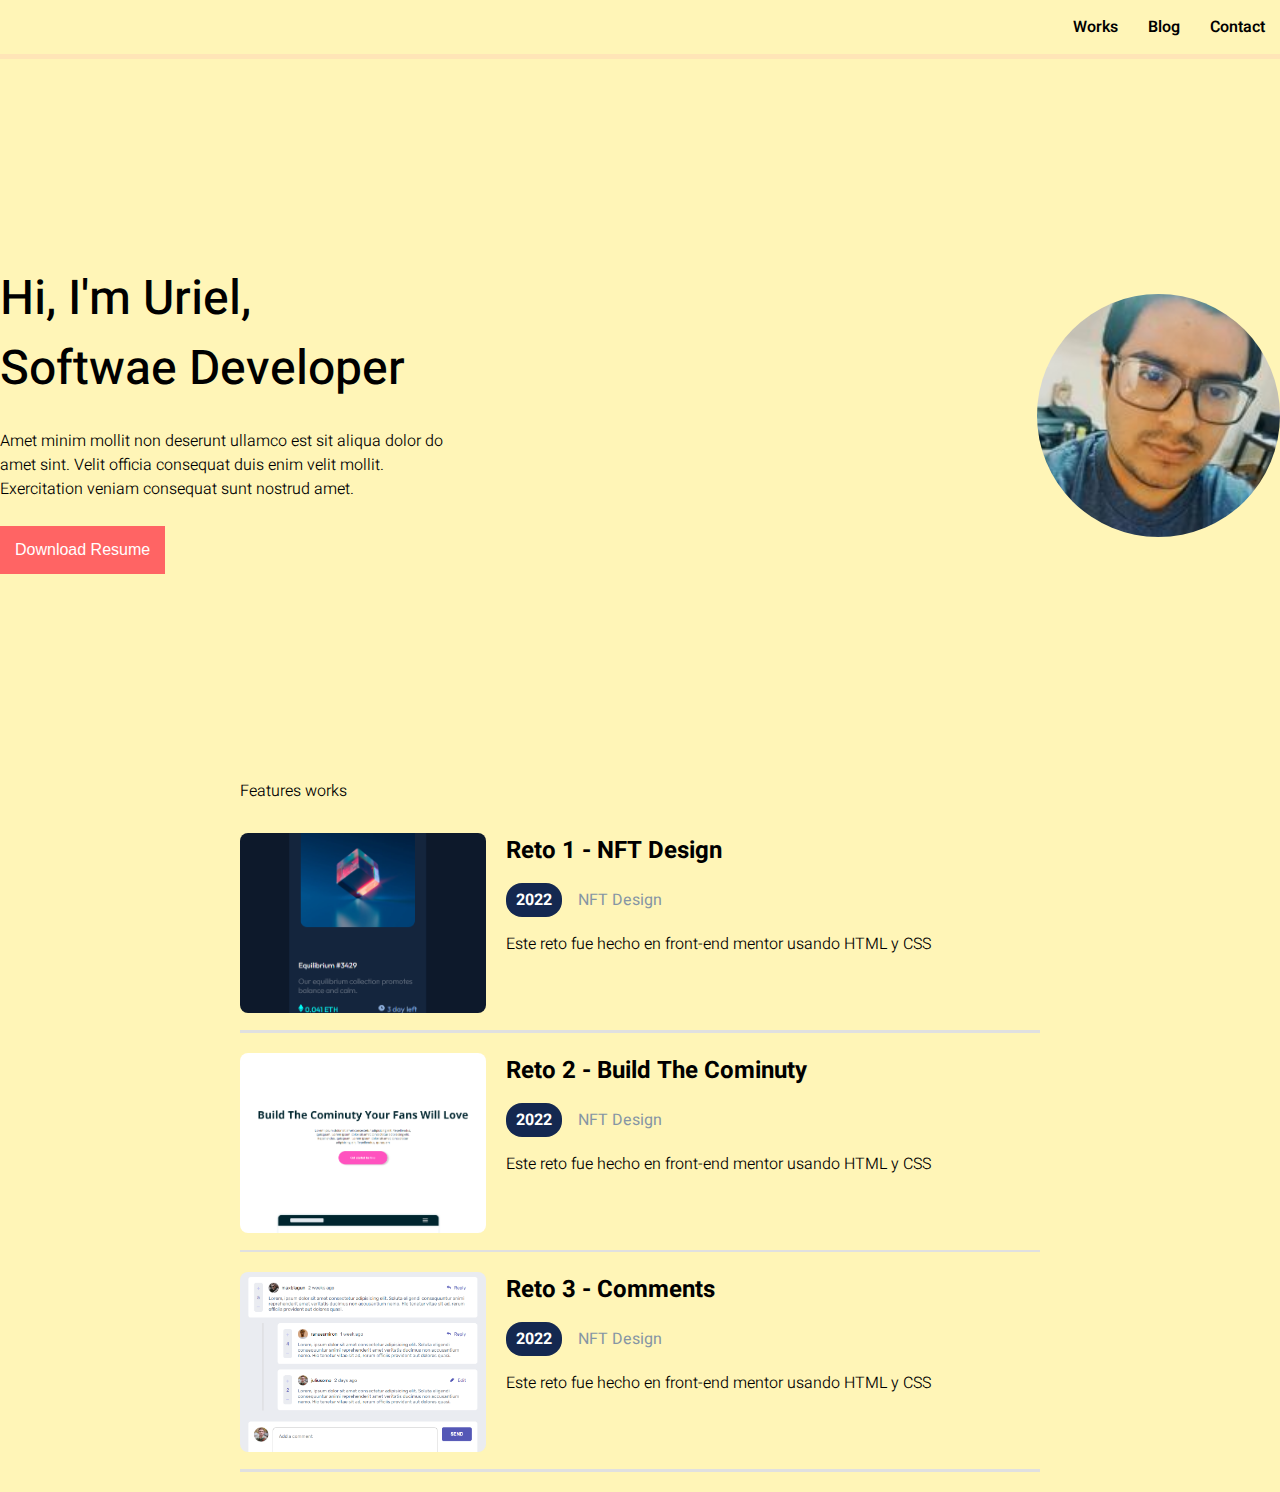
<file: index.html>
<!-- ESTRUCTURA DE HTML -->
<!DOCTYPE html>
<html lang="en">
  <head>
    <!-- Va a contener la etiquetas pero el SEO -->
    <meta charset="utf-8" />
    <meta
      name="description"
      content="Esta pagina es donde estoy aprendiendo HTML, CSS y JS"
    />
    <meta name="robots" content="" />
    <meta name="googlebot" content="" />
    <meta name="keywords" content="URIEL-GIL-ESPINOZA, HTML, CSS, JS, CODIGO" />
    <title>Mi portafolio</title>

    <!-- <meta name="twitter:card" content="summary" />
    <meta name="twitter:site" content="@linder3hs" />
    <meta name="twitter:title" content="Mi pagina web" />
    <meta
      name="twitter:description"
      content="Esta pagina es donde estoy aprendiendo HTML, CSS y JS"
    /> -->
    <!-- <meta
      name="twitter:image"
      content="https://media-exp1.licdn.com/dms/image/C4E1BAQEfNIXEf_JoKg/company-background_10000/0?e=2159024400&v=beta&t=PhtZQJ8QA5Wy2lQzlfJL166pSeK_i3q2qfkD-xOMCcc"
    /> -->
    <link rel="preconnect" href="https://fonts.googleapis.com" />
    <link rel="preconnect" href="https://fonts.gstatic.com" crossorigin />
    <link
      href="https://fonts.googleapis.com/css2?family=Heebo:wght@100;200;300;400;500;600;800;900&display=swap"
      rel="stylesheet"
    />
    <link rel="stylesheet" href="./css/styles.css" />
  </head>
  <!-- esta etiqueta nos permite escribir css dentro de un html -->
  <body>
    <header class="header">
      <nav class="nav">
        <ul>
          <li>
            <a href="">Works</a>
          </li>
          <li>
            <a href="">Blog</a>
          </li>
          <li>
            <a href="">Contact</a>
          </li>
        </ul>
      </nav>
    </header>
    <section class="banner">
      <div>
        <h1 class="title">Hi, I'm Uriel,</h1>
        <h1 class="title">Softwae Developer</h1>
        <p class="resume">
          Amet minim mollit non deserunt ullamco est sit aliqua dolor do amet
          sint. Velit officia consequat duis enim velit mollit. Exercitation
          veniam consequat sunt nostrud amet.
        </p>
        <button class="btn-primary">Download Resume</button>
      </div>
      <div>
        <img class="img-profile" src="./images/272839168_4578179795642858_4632938576267768360_n.jpg" alt="" />
      </div>
    </section>
    <section>
      <div class="section-works">
        <h4 class="text-works">Features works</h4>
        <div class="card">
          <div>
            <a class="link-portafolio" href="./project1/reto1.html">
              <img src="./images/Captura de pantalla 2022-02-05 172026.png" alt="" />
            </a>
          </div>
          <div class="container-detail">
            <a class="link-portafolio" href="./project1/reto1.html">
              <h2>Reto 1 - NFT Design</h2>
            </a>

            <p>
              <span class="label-dark">2022</span>
              <span class="text-light">&nbsp;&nbsp;&nbsp;NFT Design</span>
            </p>
            <p class="resume">
              Este reto fue hecho en front-end mentor usando HTML y CSS
            </p>
          </div>
        </div>
        <hr />
        <div class="card">
          <div>
            <a class="link-portafolio" href="./project2/reto2.html">
              <img src="./images/Captura de pantalla 2022-02-05 171945.png" alt="" />
            </a>
          </div>
          <div class="container-detail">
            <a class="link-portafolio" href="./project2/reto2.html">
              <h2>Reto 2 - Build The Cominuty</h2>
            </a>
            <p>
              <span class="label-dark">2022</span>
              <span class="text-light">&nbsp;&nbsp;&nbsp;NFT Design</span>
            </p>
            <p class="resume">
              Este reto fue hecho en front-end mentor usando HTML y CSS
            </p>
          </div>
        </div>
        <hr />
        <div class="card">
          <div>
            <a class="link-portafolio" href="./project3/reto3.html">
              <img src="./images/Captura de pantalla 2022-02-05 171745.png" alt="" />
            </a>
          </div>
          <div class="container-detail">
            <a class="link-portafolio" href="./project3/reto3.html">
              <h2>Reto 3 - Comments</h2>
            </a>
            <p>
              <span class="label-dark">2022</span>
              <span class="text-light">&nbsp;&nbsp;&nbsp;NFT Design</span>
            </p>
            <p class="resume">
              Este reto fue hecho en front-end mentor usando HTML y CSS
            </p>
          </div>
        </div>
        <hr />
      </div>
    </section>
  </body>
</html>
</file>
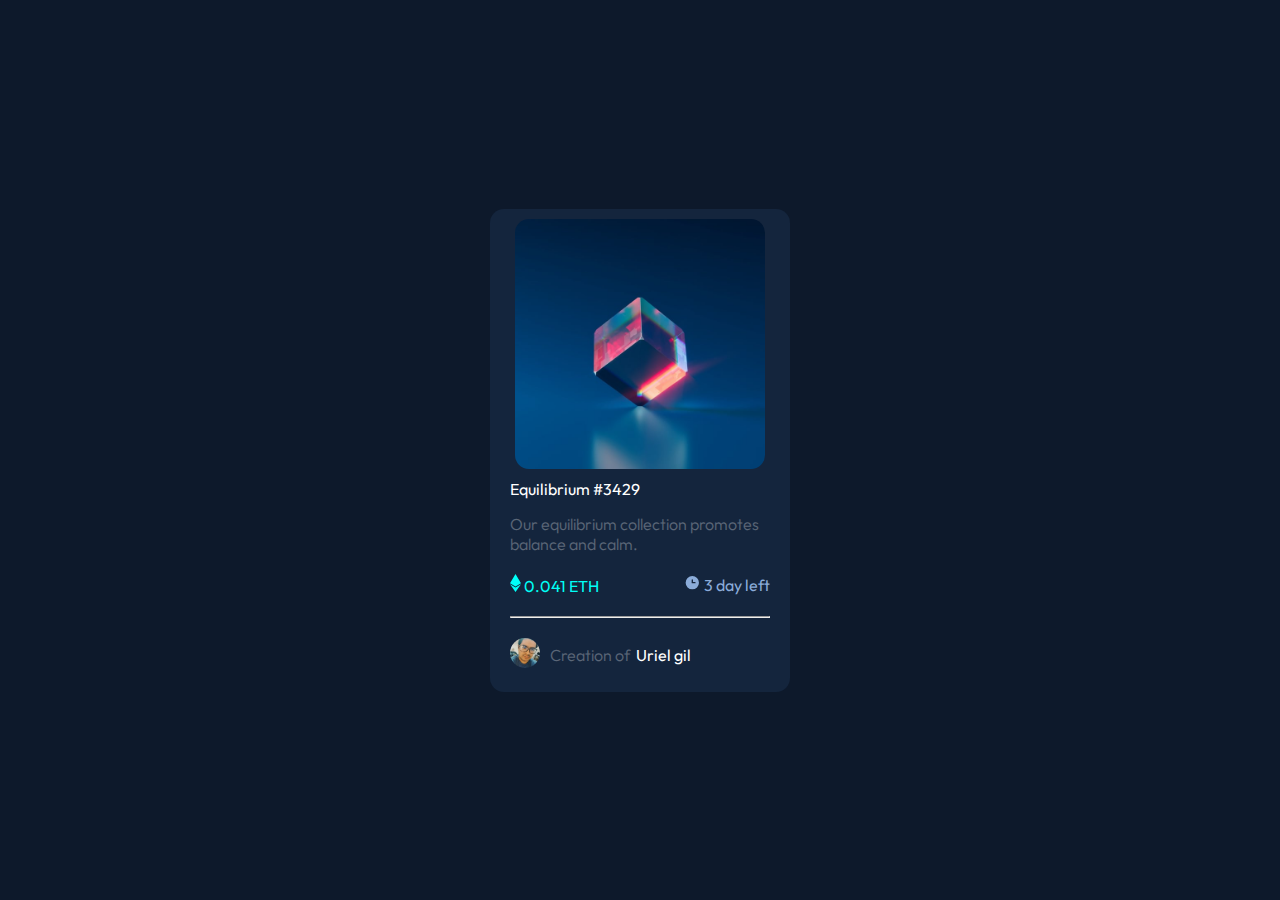
<file: project1/reto1.html>
<!DOCTYPE html>
<html lang="en">
  <head>
    <meta charset="UTF-8" />
    <meta http-equiv="X-UA-Compatible" content="IE=edge" />
    <meta name="viewport" content="width=device-width, initial-scale=1.0" />
    <title>Reto1</title>
    <link rel="preconnect" href="https://fonts.googleapis.com" />
    <link rel="preconnect" href="https://fonts.gstatic.com" crossorigin />
    <link
      href="https://fonts.googleapis.com/css2?family=Outfit:wght@100;200;300;400;500;600;700;800;900&display=swap"
      rel="stylesheet"
    />
    <link rel="stylesheet" href="./css/reto1.css" />
  </head>
  <body>
    <section>
      <div class="card">
        <div class="card-foto">
          <img
            width="250"
            class="image-principal"
            src="../images/image-equilibrium.jpg"
            alt=""
          />
        </div>
        <div class="contenedor-dos">
          <h4 class="text-white">Equilibrium #3429</h4>
          <p class="text-gray">
            Our equilibrium collection promotes balance and calm.
          </p>
          <div class="contendor-detalle">
            <div>
              <img src="../images/icon-ethereum.svg" alt="" />
              <span class="text-eth">0.041 ETH</span>
            </div>
            <div>
              <img src="../images/icon-clock.svg" alt="" />
              <span class="text-reloj">3 day left</span>
            </div>
          </div>
          <hr />
          <div class="contenedor-autor">
            <div>
              <img  width="30" height="30" src="../images/272839168_4578179795642858_4632938576267768360_n.jpg" alt="" />
            </div>
            <div class="autor">
              <span class="text-gray">Creation of </span>
              <span class="text-white">&nbsp;Uriel gil</span>
            </div>
          </div>
        </div>
      </div>
    </section>
  </body>
</html>
</file>
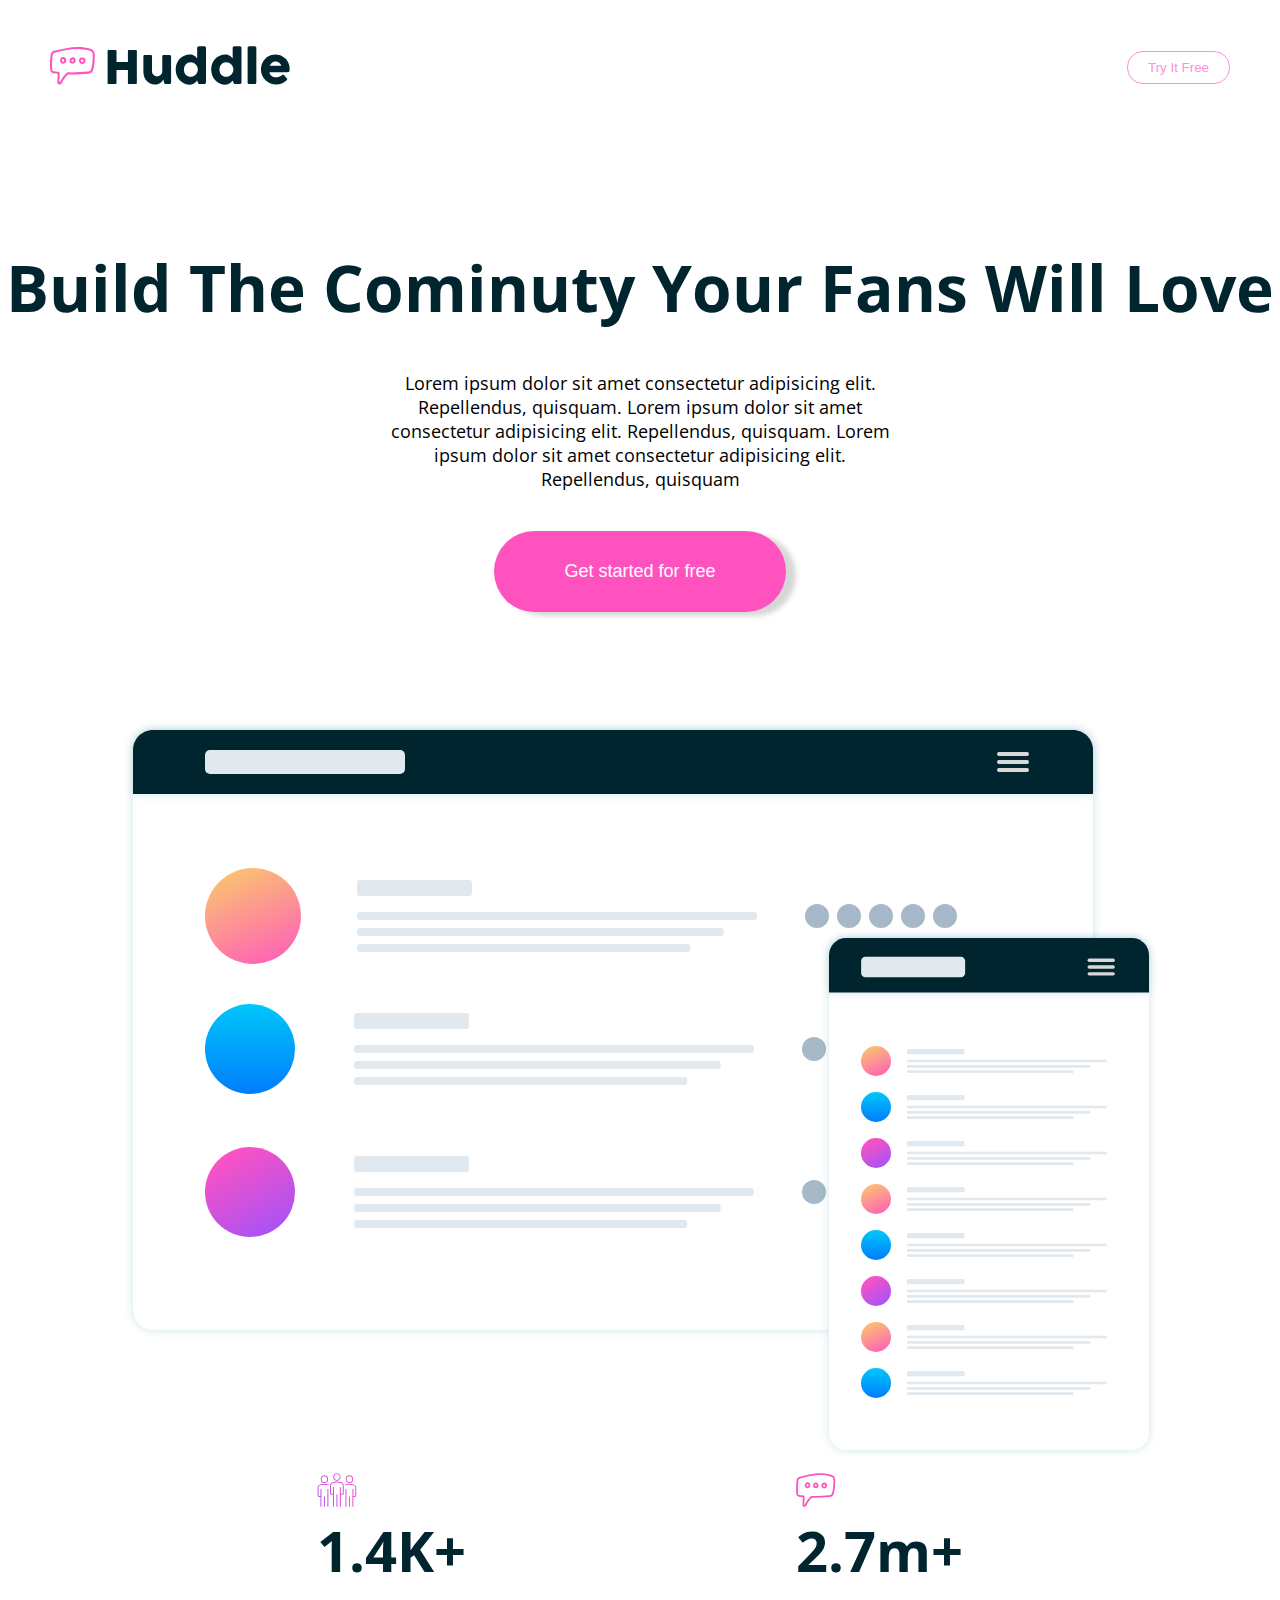
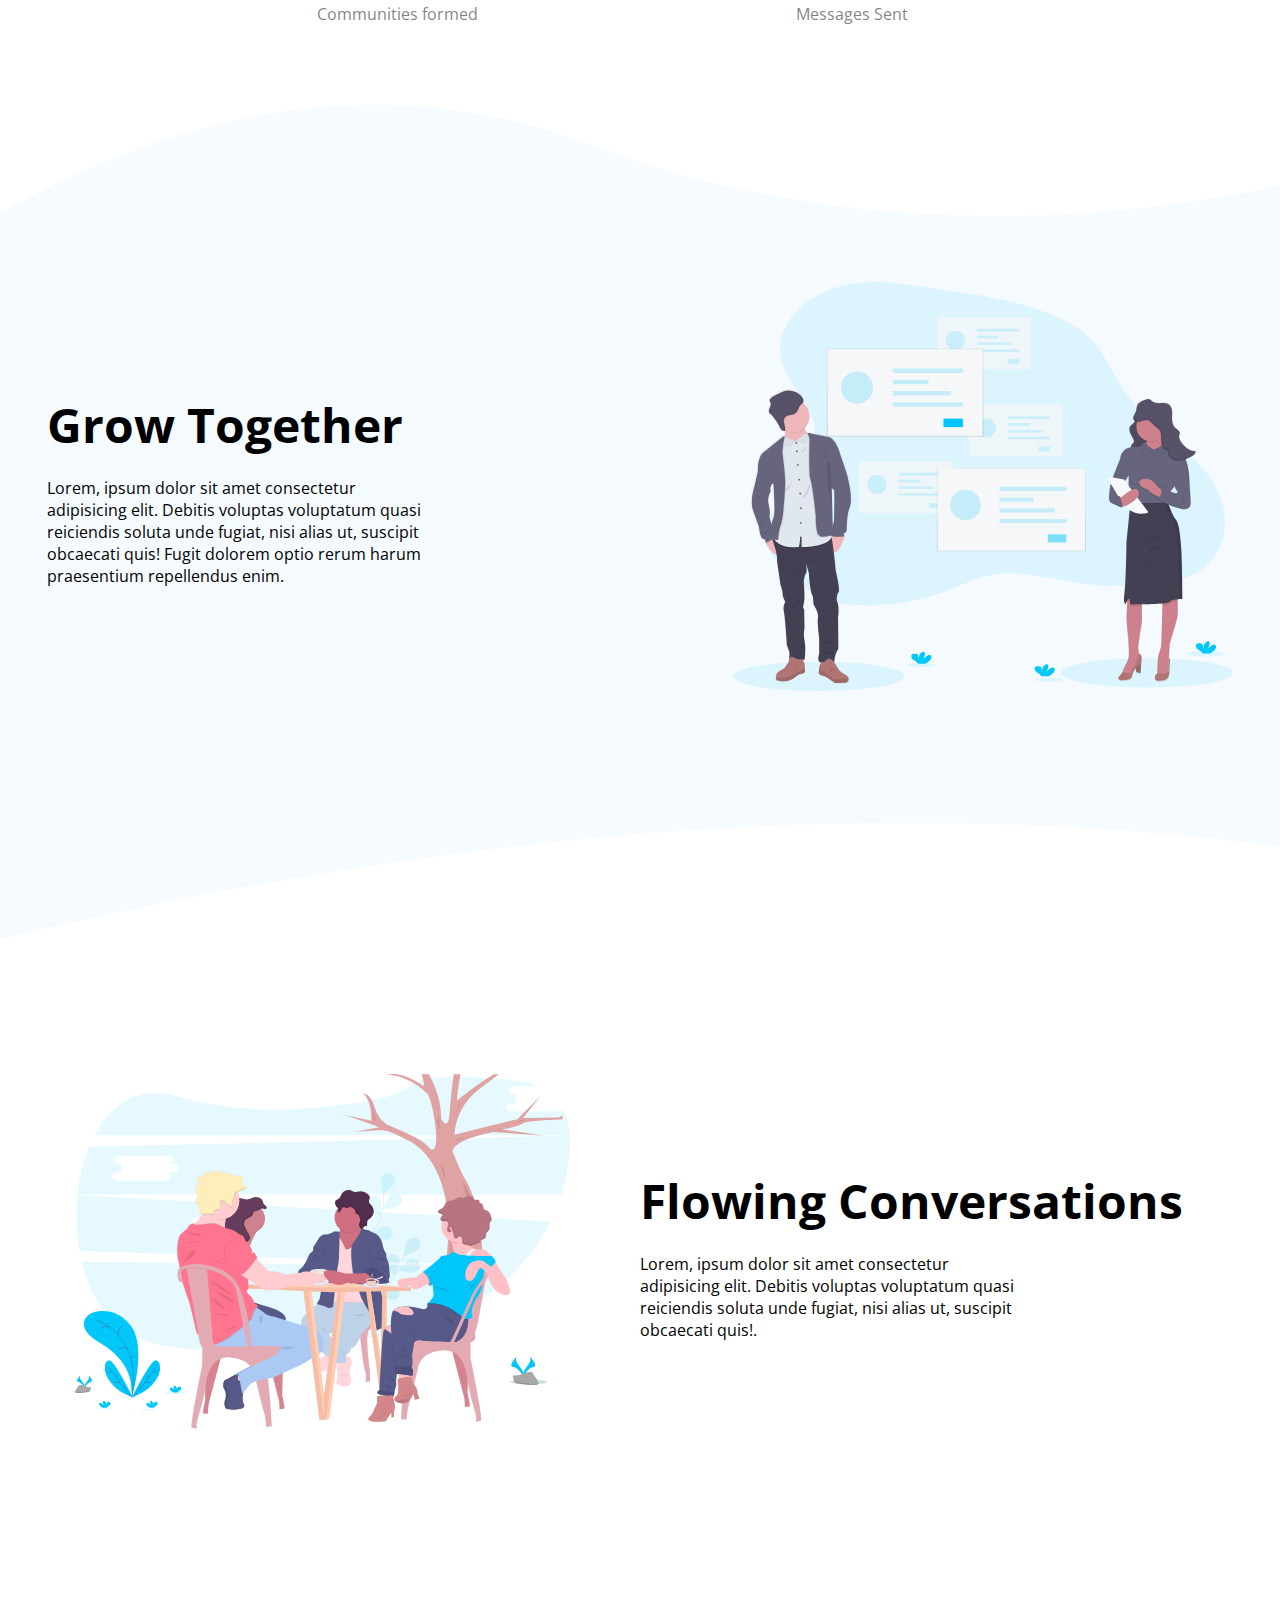
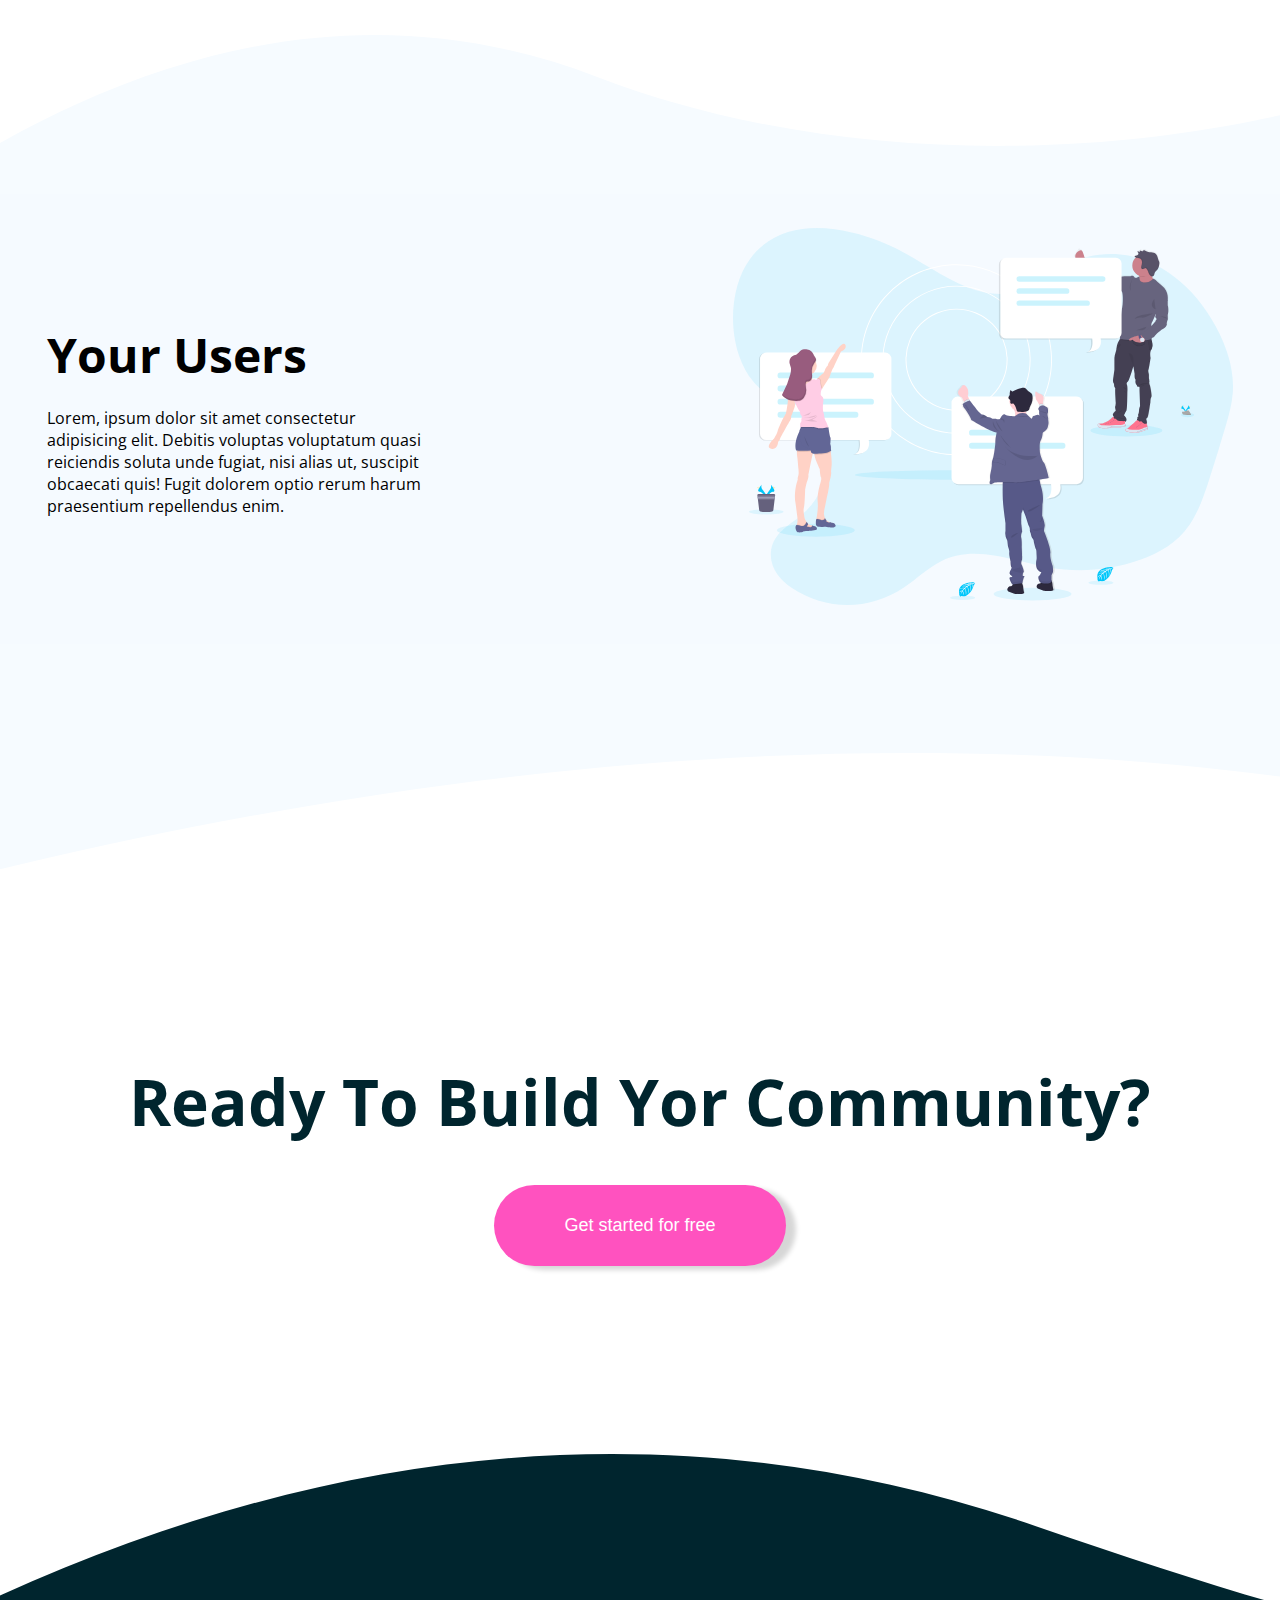
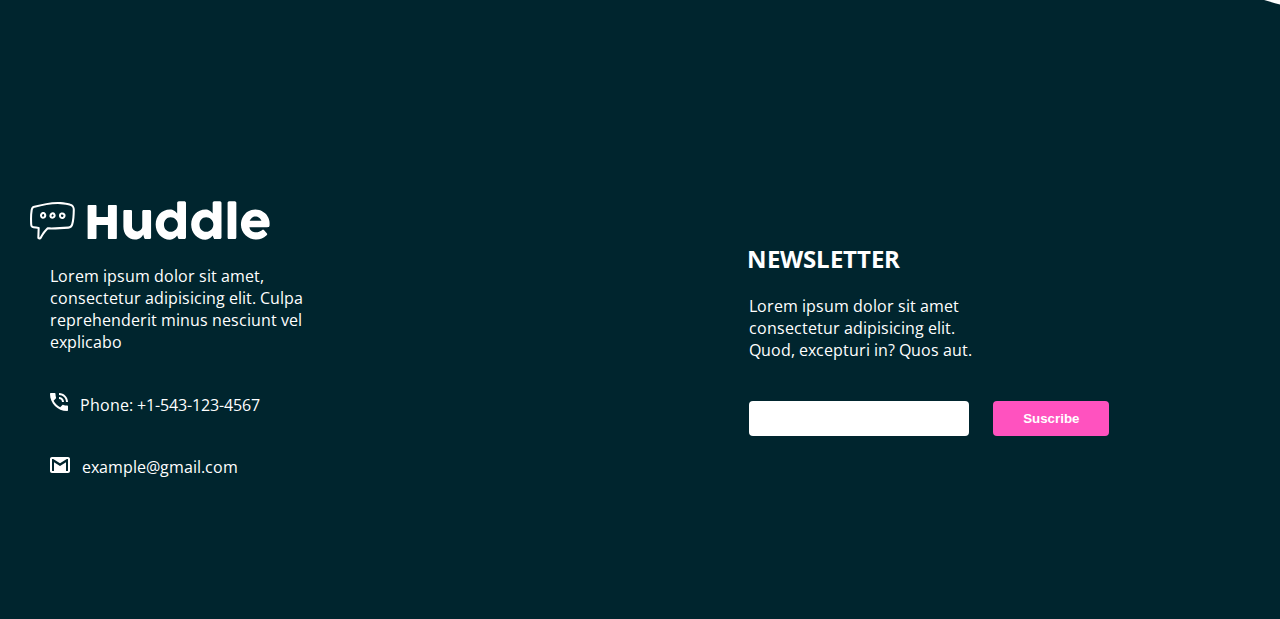
<file: project2/reto2.html>
<!DOCTYPE html>
<html lang="en">
  <head>
    <meta charset="UTF-8" />
    <meta http-equiv="X-UA-Compatible" content="IE=edge" />
    <meta name="viewport" content="width=device-width, initial-scale=1.0" />
    <title>Reto 2</title>
    <link rel="preconnect" href="https://fonts.googleapis.com" />
    <link rel="preconnect" href="https://fonts.gstatic.com" crossorigin />
    <link
      href="https://fonts.googleapis.com/css2?family=Open+Sans:ital,wght@0,300;0,400;0,500;0,700;1,300;1,400&display=swap"
      rel="stylesheet"
    />
    <link rel="stylesheet" href="./css/reto2.css" />
  </head>
  <body>
    <header>
      <nav class="nav">
        <div class="logo">
          <!-- para el logo -->
          <img class="img-logo" src="../images/reto2/logo.svg" alt="" />
        </div>
        <div>
          <!-- para el boton -->
          <button class="button-free">Try it free</button>
        </div>
      </nav>
    </header>
    <section class="section-one">
      <div>
        <h1 class="title">Build the cominuty your fans will love</h1>
        <p class="text-normal">
          Lorem ipsum dolor sit amet consectetur adipisicing elit. Repellendus,
          quisquam. Lorem ipsum dolor sit amet consectetur adipisicing elit.
          Repellendus, quisquam. Lorem ipsum dolor sit amet consectetur
          adipisicing elit. Repellendus, quisquam
        </p>
        <button class="button-pink">Get started for free</button>
      </div>
    </section>
    <section class="section-two">
      <img
        class="img-mockup"
        src="../images/reto2/screen-mockups.svg"
        alt=""
      />
    </section>
    <section class="section-three">
      <div>
        <img width="40" src="../images/reto2/icon-communities.svg" alt="" />
        <h1 class="numbers">1.4K+</h1>
        <p class="text-secondary">Communities formed</p>
      </div>
      <div>
        <img width="40" src="../images/reto2/icon-messages.svg" alt="" />
        <h1 class="numbers">2.7m+</h1>
        <p class="text-secondary">Messages Sent</p>
      </div>
    </section>
    <div class="background-top"></div>
    <section class="section-four">
      <div>
        <h2 class="title-sections">Grow together</h2>
        <p class="text-sections">
          Lorem, ipsum dolor sit amet consectetur adipisicing elit. Debitis
          voluptas voluptatum quasi reiciendis soluta unde fugiat, nisi alias
          ut, suscipit obcaecati quis! Fugit dolorem optio rerum harum
          praesentium repellendus enim.
        </p>
      </div>
      <div>
        <img
          class="img-desktop"
          src="../images/reto2/illustration-grow-together.svg"
          alt=""
        />
      </div>
    </section>
    <div class="background-bottom"></div>
    <section class="section-five">
      <div>
        <img
          class="img-desktop"
          src="../images/reto2/illustration-flowing-conversation.svg"
          alt=""
        />
      </div>
      <div>
        <h2 class="title-sections">Flowing conversations</h2>
        <p class="text-sections">
          Lorem, ipsum dolor sit amet consectetur adipisicing elit. Debitis
          voluptas voluptatum quasi reiciendis soluta unde fugiat, nisi alias
          ut, suscipit obcaecati quis!.
        </p>
      </div>
    </section>
    <div class="background-top"></div>
    <section class="section-four">
      <div>
        <h2 class="title-sections">Your users</h2>
        <p class="text-sections">
          Lorem, ipsum dolor sit amet consectetur adipisicing elit. Debitis
          voluptas voluptatum quasi reiciendis soluta unde fugiat, nisi alias
          ut, suscipit obcaecati quis! Fugit dolorem optio rerum harum
          praesentium repellendus enim.
        </p>
      </div>
      <div>
        <img
          class="img-desktop"
          src="../images/reto2/illustration-your-users.svg"
          alt=""
        />
      </div>
    </section>
    <div class="background-bottom"></div>
    <section class="section-one">
      <div>
        <h1 class="title">Ready to build yor community?</h1>
        <button class="button-pink">Get started for free</button>
      </div>
    </section>
    <div class="background-top-dark"></div>
    <footer class="footer">
      <div>
        <img class="logo-white" src="../images/reto2/logo.svg" alt="" />
        <p class="text-footer">
          Lorem ipsum dolor sit amet, consectetur adipisicing elit. Culpa
          reprehenderit minus nesciunt vel explicabo
        </p>
        <p>
          <img src="../images/reto2/icon-phone.svg" alt="" />&nbsp;&nbsp;
          <span>Phone: +1-543-123-4567</span>
        </p>
        <p>
          <img src="../images/reto2/icon-email.svg" alt="" />&nbsp;&nbsp;
          <span>example@gmail.com</span>
        </p>
      </div>
      <div>
        <h4 class="title-footer">Newsletter</h4>
        <p class="text-footer">
          Lorem ipsum dolor sit amet consectetur adipisicing elit. Quod,
          excepturi in? Quos aut.
        </p>
        <p>
          <input type="text" class="input-footer" />
          <button class="button-footer">Suscribe</button>
        </p>
      </div>
    </footer>
  </body>
</html>
</file>
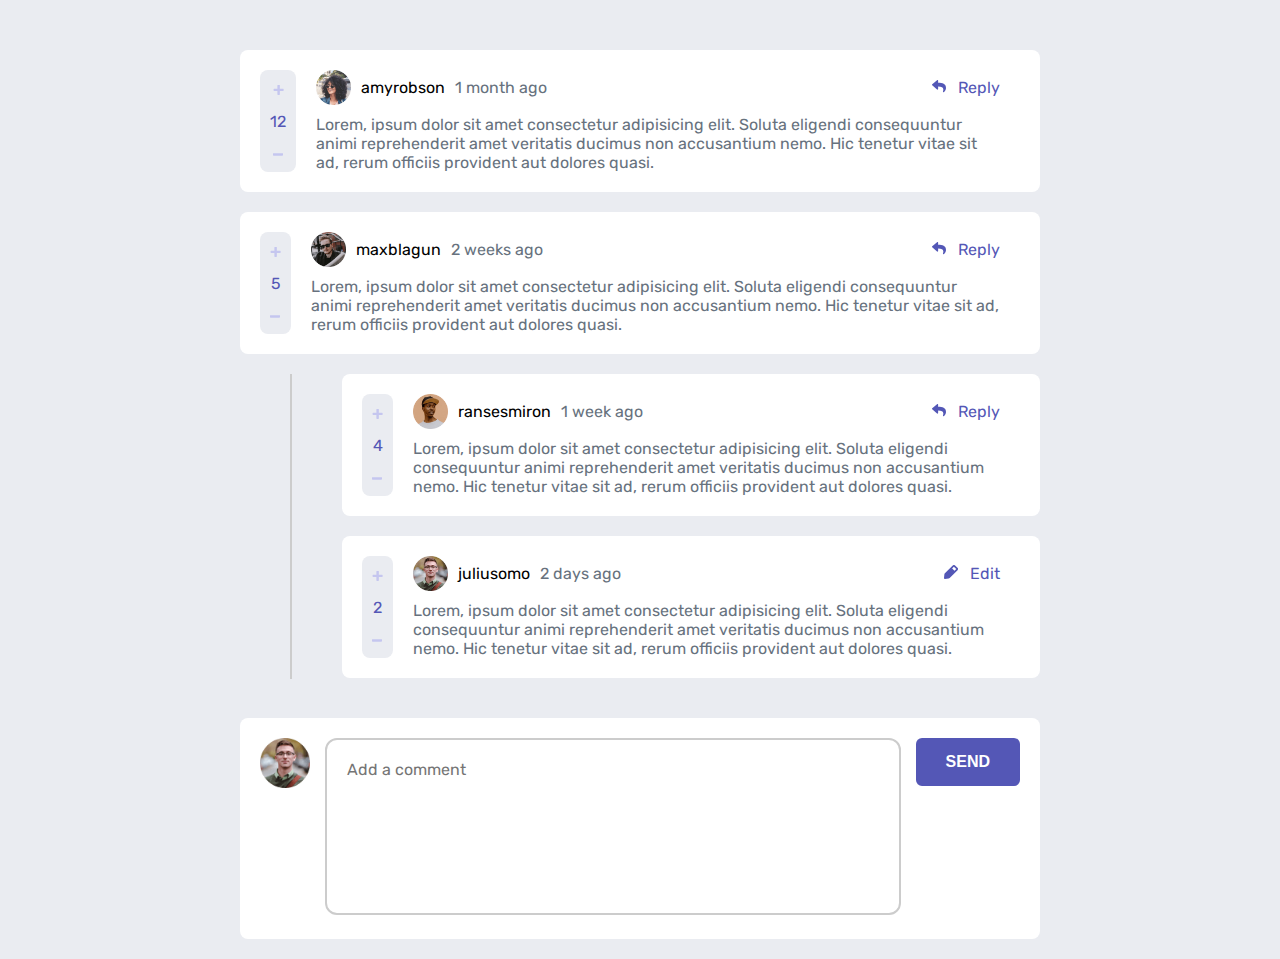
<file: project3/reto3.html>
<!DOCTYPE html>
<html lang="en">
  <head>
    <meta charset="UTF-8" />
    <meta http-equiv="X-UA-Compatible" content="IE=edge" />
    <meta name="viewport" content="width=device-width, initial-scale=1.0" />
    <title>Reto 3</title>
    <link rel="preconnect" href="https://fonts.googleapis.com" />
    <link rel="preconnect" href="https://fonts.gstatic.com" crossorigin />
    <link
      href="https://fonts.googleapis.com/css2?family=Rubik:wght@300;400;500;600;700;800;900&display=swap"
      rel="stylesheet"
    />
    <link rel="stylesheet" href="./css/reto3.css" />
  </head>
  <body>
    <!-- section tendra una medida  -->
    <section class="container">
      <div class="row">
        <div class="card">
          <div class="card-button-plus-minus">
            <button class="pointer">
              <img src="../images/reto3/icon-plus.svg" alt="" />
            </button>
            <span>12</span>
            <button class="pointer">
              <img src="../images/reto3/icon-minus.svg" alt="" />
            </button>
          </div>
          <div class="card-header-container">
            <div class="card-header">
              <div class="card-profile">
                <img
                  src="../images/reto3/avatars/image-amyrobson.png"
                  alt=""
                />
                <span>amyrobson</span>
                <span class="text-dark">1 month ago</span>
              </div>
              <div>
                <img src="../images/reto3/icon-reply.svg" alt="" />
                <span class="text-primary">&nbsp;&nbsp;Reply</span>
              </div>
            </div>
            <p class="text-dark">
              Lorem, ipsum dolor sit amet consectetur adipisicing elit. Soluta
              eligendi consequuntur animi reprehenderit amet veritatis ducimus
              non accusantium nemo. Hic tenetur vitae sit ad, rerum officiis
              provident aut dolores quasi.
            </p>
          </div>
        </div>
        <!-- card 2 -->
        <div class="card">
          <div class="card-button-plus-minus">
            <button class="pointer">
              <img src="../images/reto3/icon-plus.svg" alt="" />
            </button>
            <span>5</span>
            <button class="pointer">
              <img src="../images/reto3/icon-minus.svg" alt="" />
            </button>
          </div>
          <div class="card-header-container">
            <div class="card-header">
              <div class="card-profile">
                <img
                  src="../images/reto3/avatars/image-maxblagun.png"
                  alt=""
                />
                <span>maxblagun</span>
                <span class="text-dark">2 weeks ago</span>
              </div>
              <div>
                <img src="../images/reto3/icon-reply.svg" alt="" />
                <span class="text-primary">&nbsp;&nbsp;Reply</span>
              </div>
            </div>
            <p class="text-dark">
              Lorem, ipsum dolor sit amet consectetur adipisicing elit. Soluta
              eligendi consequuntur animi reprehenderit amet veritatis ducimus
              non accusantium nemo. Hic tenetur vitae sit ad, rerum officiis
              provident aut dolores quasi.
            </p>
          </div>
        </div>
        <!-- linea con card -->
        <div class="line-with-card">
          <div class="row-line">
            <hr class="hr" />
          </div>
          <div class="row-for-line">
            <div class="card">
              <div class="card-button-plus-minus">
                <button class="pointer">
                  <img src="../images/reto3/icon-plus.svg" alt="" />
                </button>
                <span>4</span>
                <button class="pointer">
                  <img src="../images/reto3/icon-minus.svg" alt="" />
                </button>
              </div>
              <div class="card-header-container">
                <div class="card-header">
                  <div class="card-profile">
                    <img
                      src="../images/reto3/avatars/image-ramsesmiron.png"
                      alt=""
                    />
                    <span>ransesmiron</span>
                    <span class="text-dark">1 week ago</span>
                  </div>
                  <div>
                    <img src="../images/reto3/icon-reply.svg" alt="" />
                    <span class="text-primary">&nbsp;&nbsp;Reply</span>
                  </div>
                </div>
                <p class="text-dark">
                  Lorem, ipsum dolor sit amet consectetur adipisicing elit.
                  Soluta eligendi consequuntur animi reprehenderit amet
                  veritatis ducimus non accusantium nemo. Hic tenetur vitae sit
                  ad, rerum officiis provident aut dolores quasi.
                </p>
              </div>
            </div>
            <div class="card">
              <div class="card-button-plus-minus">
                <button class="pointer">
                  <img src="../images/reto3/icon-plus.svg" alt="" />
                </button>
                <span>2</span>
                <button class="pointer">
                  <img src="../images/reto3/icon-minus.svg" alt="" />
                </button>
              </div>
              <div class="card-header-container">
                <div class="card-header">
                  <div class="card-profile">
                    <img
                      src="../images/reto3/avatars/image-juliusomo.png"
                      alt=""
                    />
                    <span>juliusomo</span>
                    <span class="text-dark">2 days ago</span>
                  </div>
                  <div>
                    <img src="../images/reto3/icon-edit.svg" alt="" />
                    <span class="text-primary">&nbsp;&nbsp;Edit</span>
                  </div>
                </div>
                <p class="text-dark">
                  Lorem, ipsum dolor sit amet consectetur adipisicing elit.
                  Soluta eligendi consequuntur animi reprehenderit amet
                  veritatis ducimus non accusantium nemo. Hic tenetur vitae sit
                  ad, rerum officiis provident aut dolores quasi.
                </p>
              </div>
            </div>
          </div>
        </div>
        <!-- input de pregunta -->
        <div class="card">
          <div class="comment-container">
            <div>
              <img
                class="commment-profile"
                src="../images/reto3/avatars/image-juliusomo.png"
                alt=""
              />
            </div>
            <div class="flex-grow">
              <textarea rows="7" placeholder="Add a comment"></textarea>
            </div>
            <div>
              <button class="btn-primary pointer">SEND</button>
            </div>
          </div>
        </div>
      </div>
    </section>
  </body>
</html>
</file>
<file: css/styles.css>
* {
    margin: 0;
    padding: 0;
  }
  
  body {
    font-family: "Heebo", sans-serif;
    background-color: #FFF5B7;
  }
  
  .header {
    display: flex;
    /* flex-start
      center
      flex-end */
    justify-content: flex-end;
    border-bottom: solid 5px  #ffe5b7
  }
  
  .nav ul {
    display: flex;
    list-style: none;
  }
  
  .nav ul > li {
    padding: 15px;
  }
  
  .nav ul li a {
    text-decoration: none;
    color: #000;
    font-weight: 600;
  }
  
  .banner {
    height: 80vh;
    display: flex;
    align-items: center;
    justify-content: center;
  }
  
  .title {
    font-size: 3em;
    font-weight: 500;
  }
  
  .resume {
    width: 45%;
    font-weight: 300;
    margin-top: 25px;
    margin-bottom: 25px;
  }
  
  .btn-primary {
    background-color: #ff6464;
    color: #fff;
    border: none;
    padding: 15px;
    text-transform: capitalize;
    font-size: 16px;
    cursor: pointer;
  }
  
  .img-profile {
    width: 243px;
    height: 243px;
    border-radius: 50%;
    object-fit: cover;
  }
  
  .section-works {
    max-width: 800px;
    margin: auto;
  }
  
  .card {
    display: flex;
  }
  
  .card div img {
    width: 246px;
    height: 180px;
    object-fit: cover;
    border-radius: 8px;
  }
  
  .text-works {
    font-size: 1em;
    margin-bottom: 30px;
    font-weight: 300;
  }
  
  .container-detail {
    margin-left: 20px;
  }
  
  .container-detail p {
    margin-top: 20px;
    width: 100% !important;
  }
  
  .label-dark {
    background-color: #142850;
    color: #fff;
    border-radius: 16px;
    padding: 5px 10px;
    font-weight: bold;
  }
  
  .text-light {
    color: #8695a4;
  }
  
  hr {
    height: 0.5px;
    background-color: #e0e0e0;
    border: 0.5px solid #e0e0e0;
    margin-top: 10px;
    margin-bottom: 20px;
  }
  
  .link-portafolio {
    color: #000;
    text-decoration: none;
    transition: 0.3s;
  }
  
  .link-portafolio:hover {
    color: #ff6464;
    text-decoration: underline;
  }
</file>
<file: project1/css/reto1.css>
* {
    margin: 0;
    padding: 0;
  }
  
  body {
    font-family: "Outfit", sans-serif;
  }
  
  section {
    background-color: hsl(217, 54%, 11%);
    height: 100vh;
    display: flex;
    align-items: center;
    justify-content: center;
  }
  
  .card {
    width: 300px;
    background-color: hsl(216, 50%, 16%);
    border-radius: 14px;
  }
  
  .card-foto {
    display: flex;
    align-items: center;
    justify-content: center;
    height: 30vh;
  }
  
  .image-principal {
    border-radius: 14px;
  }
  
  .text-white {
    color: #fff;
    font-weight: 400;
  }
  
  .contenedor-dos {
    margin-left: 20px;
    margin-right: 20px;
  }
  
  .text-gray {
    margin-top: 15px;
    color: #fff;
    opacity: 0.3;
    font-weight: 300;
  }
  
  .contendor-detalle {
    display: flex;
    justify-content: space-between;
    margin-top: 20px;
    margin-bottom: 20px;
  }
  
  .text-eth {
    color: hsl(178, 100%, 50%);
  }
  
  .text-reloj {
    color: hsl(215, 51%, 70%);
  }
  
  .contenedor-autor {
    display: flex;
    align-items: center;
    /* justify-content: space-between; */
    margin-top: 20px;
    margin-bottom: 20px;
  }

  .contenedor-autor img {
    border-radius: 50%;
    object-fit: cover;
  }


  
  
  .autor {
    /* border: solid; */
    margin-left: 10px;
  }
</file>
<file: project2/css/reto2.css>
* {
  margin: 0;
  padding: 0;
}

body {
  font-family: "Open Sans", sans-serif;
}

.nav {
  display: flex;
  justify-content: space-between;
  align-items: center;
  height: 15vh;
}

.nav div {
  padding: 20px;
  padding-right: 50px;
  padding-left: 50px;
}

.button-free {
  text-transform: capitalize;
  background-color: transparent;
  border: 1px solid hsl(321, 100%, 78%);
  border-radius: 16px;
  padding: 8px;
  padding-right: 20px;
  padding-left: 20px;
  color: hsl(321, 100%, 78%);
}

.section-one {
  height: 65vh;
  display: flex;
  justify-content: center;
  align-items: center;
  text-align: center;
}

.title {
  font-size: 4em;
  color: hsl(192, 100%, 9%);
  text-transform: capitalize;
}

.text-normal {
  width: 40%;
  margin: auto;
  padding-top: 40px;
  /* padding-bottom: 40px; */
  font-size: 18px;
}

.button-pink {
  margin-top: 40px;
  padding: 30px;
  padding-right: 70px;
  padding-left: 70px;
  background-color: hsl(322, 100%, 66%);
  color: #fff;
  font-size: 18px;
  font-weight: 500;
  border-radius: 50px;
  border: none;
  box-shadow: 10px 4px 5px 0px rgba(0, 0, 0, 0.16);
  -webkit-box-shadow: 10px 4px 5px 0px rgba(0, 0, 0, 0.16);
  -moz-box-shadow: 10px 4px 5px 0px rgba(0, 0, 0, 0.16);
}

.section-two {
  display: flex;
  justify-content: center;
}

.section-three {
  display: flex;
  justify-content: space-evenly;
  align-items: center;
  height: 20vh;
}

.numbers {
  font-size: 3.5em;
  color: hsl(192, 100%, 9%);
}

.text-secondary {
  margin-top: 15px;
  color: rgba(0, 0, 0, 0.5);
}

.background-top {
  background: url("../../images/reto2/bg-section-top-desktop-1.svg");
  background-repeat: no-repeat;
  background-size: cover;
  height: 25vh;
}

.background-bottom {
  background: url("../../images/reto2/bg-section-bottom-desktop-1.svg");
  background-repeat: no-repeat;
  background-size: cover;
  height: 25vh;
}

.section-four {
  display: flex;
  justify-content: space-evenly;
  align-items: center;
  height: 50vh;
  background-color: hsl(207, 100%, 98%);
}

.section-four div:first-child {
  width: 50%;
}

.img-desktop {
  width: 500px;
}

.title-sections {
  margin-bottom: 20px;
  font-size: 3em;
  text-transform: capitalize;
  text-align: left;
  /* text-align: justify; */
}

.text-sections {
  width: 60%;
  text-align: left;
}

.section-five {
  display: flex;
  align-items: center;
  justify-content: center;
  height: 70vh;
}

.section-five div {
  width: 50%;
  text-align: center;
}

.background-top-dark {
  background: url("../../images/reto2/bg-footer-top-desktop.svg");
  background-repeat: no-repeat;
  background-size: cover;
  height: 25vh;
}

.footer {
  background-color: hsl(192, 100%, 9%);
  color: #fff;
  display: flex;
  height: 60vh;
  align-items: center;
  justify-content: space-evenly;
}

.footer div {
  padding: 30px;
}

.footer div p {
  padding: 20px;
}

.logo-white {
  filter: brightness(0) invert(1);
}

.text-footer {
  width: 45%;
}

.title-footer {
  font-size: 1.5em;
  margin-left: 18px;
  text-transform: uppercase;
}

.input-footer {
  padding: 10px;
  border: none;
  border-radius: 4px;
  width: 200px;
}

.button-footer {
  background-color: hsl(322, 100%, 66%);
  margin-left: 20px;
  padding: 10px;
  color: #fff;
  border-radius: 4px;
  border: none;
  padding-left: 30px;
  padding-right: 30px;
  font-weight: 550;
}

/* Style for resposive design */


@media only screen and (max-width: 480px) {
  .nav div {
    padding: 5px;
    padding-right: 0;
    padding-left: 0;
  }

  .img-logo {
    padding-left: 15px;
  }

  .button-free {
    margin-right: 15px;
  }

  .section-one {
    height: 65vh;
    display: flex;
    justify-content: center;
    align-items: center;
    text-align: center;
  }

  .title {
    font-size: 2em;
    width: 90%;
    margin: auto;
  }

  .text-normal {
    width: 80%;
  }

  .img-mockup {
    width: 400px;
  }

  .section-three {
    flex-direction: column;
  }

  .section-four {
    flex-direction: column-reverse;
    height: 100vh;
    justify-content: center;
  }

  .section-five {
    flex-direction: column;
    height: 100vh;
    justify-content: center;
  }

  .img-desktop {
    width: 300px;
  }

  .title-sections {
    width: 100%;
    font-size: 2em;
  }

  .text-sections {
    width: 100%;
  }

  .background-top {
    background: url("../../images/reto2/bg-section-top-mobile-1.svg");
    background-repeat: no-repeat;
    background-size: contain;
    background-position: bottom;
  }

  .background-bottom {
    background: url("../../images/reto2/bg-section-bottom-mobile-1.svg");
    background-repeat: no-repeat;
    background-size: contain;
    /* background-position: bottom; */
  }

  .background-top-dark {
    background: url("../../images/reto2/bg-footer-top-mobile.svg");
    background-repeat: no-repeat;
    background-size: contain;
    background-position: bottom;
  }

  .footer {
    flex-direction: column-reverse;
    height: 80vh;
  }

  .text-footer {
    width: 90%;
  }
}
/* --------------------------------------------------------------------------------------------*/
</file>
<file: project3/css/reto3.css>
* {
    margin: 0;
    padding: 0;
    box-sizing: border-box;
  }
  
  body {
    font-family: "Rubik", sans-serif;
    background-color: hsl(223, 19%, 93%);
  }
  
  .container {
    display: flex;
    justify-items: center;
  }
  
  .row {
    max-width: 800px;
    margin: auto;
    margin-top: 50px;
  }
  
  .card {
    border-radius: 8px;
    background-color: #fff;
    padding: 20px;
    display: flex;
    margin-bottom: 20px;
  }
  
  .card-header {
    display: flex;
    align-items: center;
    justify-content: space-between;
  }
  
  .card-profile {
    display: flex;
    align-items: center;
  }
  
  .card-profile img {
    width: 35px;
  }
  
  .card-profile span {
    padding-left: 10px;
  }
  
  .card-button-plus-minus {
    color: hsl(238, 40%, 52%);
    padding-left: 10px;
    padding-right: 10px;
    background-color: hsl(223, 19%, 93%);
    border-radius: 8px;
    display: flex;
    align-items: center;
    flex-direction: column;
    justify-content: space-evenly;
  }
  
  .card-button-plus-minus button {
    background-color: transparent;
    border: none;
  }
  
  .card-header-container {
    padding-left: 20px;
    padding-right: 20px;
  }
  
  .card-header div {
    margin-bottom: 10px;
  }
  
  .text-primary {
    color: hsl(238, 40%, 52%);
  }
  
  .text-dark {
    color: hsl(211, 10%, 45%);
  }
  
  .comment-container {
    display: flex;
    justify-content: space-between;
    min-width: 100%;
  }
  
  .flex-grow {
    flex-grow: 2;
    padding-left: 15px;
    padding-right: 15px;
  }
  
  .flex-grow textarea {
    width: 100%;
    border-radius: 12px;
    border: 2px solid #ccc;
    font-family: "Rubik", sans-serif;
    resize: none;
    padding: 20px;
    font-size: 16px;
  }
  
  .commment-profile {
    width: 50px;
  }
  
  .btn-primary {
    background-color: hsl(238, 40%, 52%);
    border: none;
    border-radius: 6px;
    color: #fff;
    text-transform: uppercase;
    font-weight: bold;
    font-size: 16px;
    /* top - right - bottom - left */
    padding: 15px 30px;
  }
  
  /* es para indicar que estoy esta carpeta */
  /* ./ */
  
  /* retroceder una carpeta */
  /* cada 2 puntos + / es una caprpeta atras */
  /* ../../../ */
  .line-with-card {
    display: flex;
    margin-bottom: 20px;
  }
  
  .hr {
    height: 94%;
    margin-left: 50px;
    margin-right: 50px;
    background-color: #ccc;
    width: 2px;
    border: 2px;
  }
  
  .pointer {
    cursor: pointer;
  }
  
  .btn-primary:hover {
    opacity: 0.5;
  }
</file>
